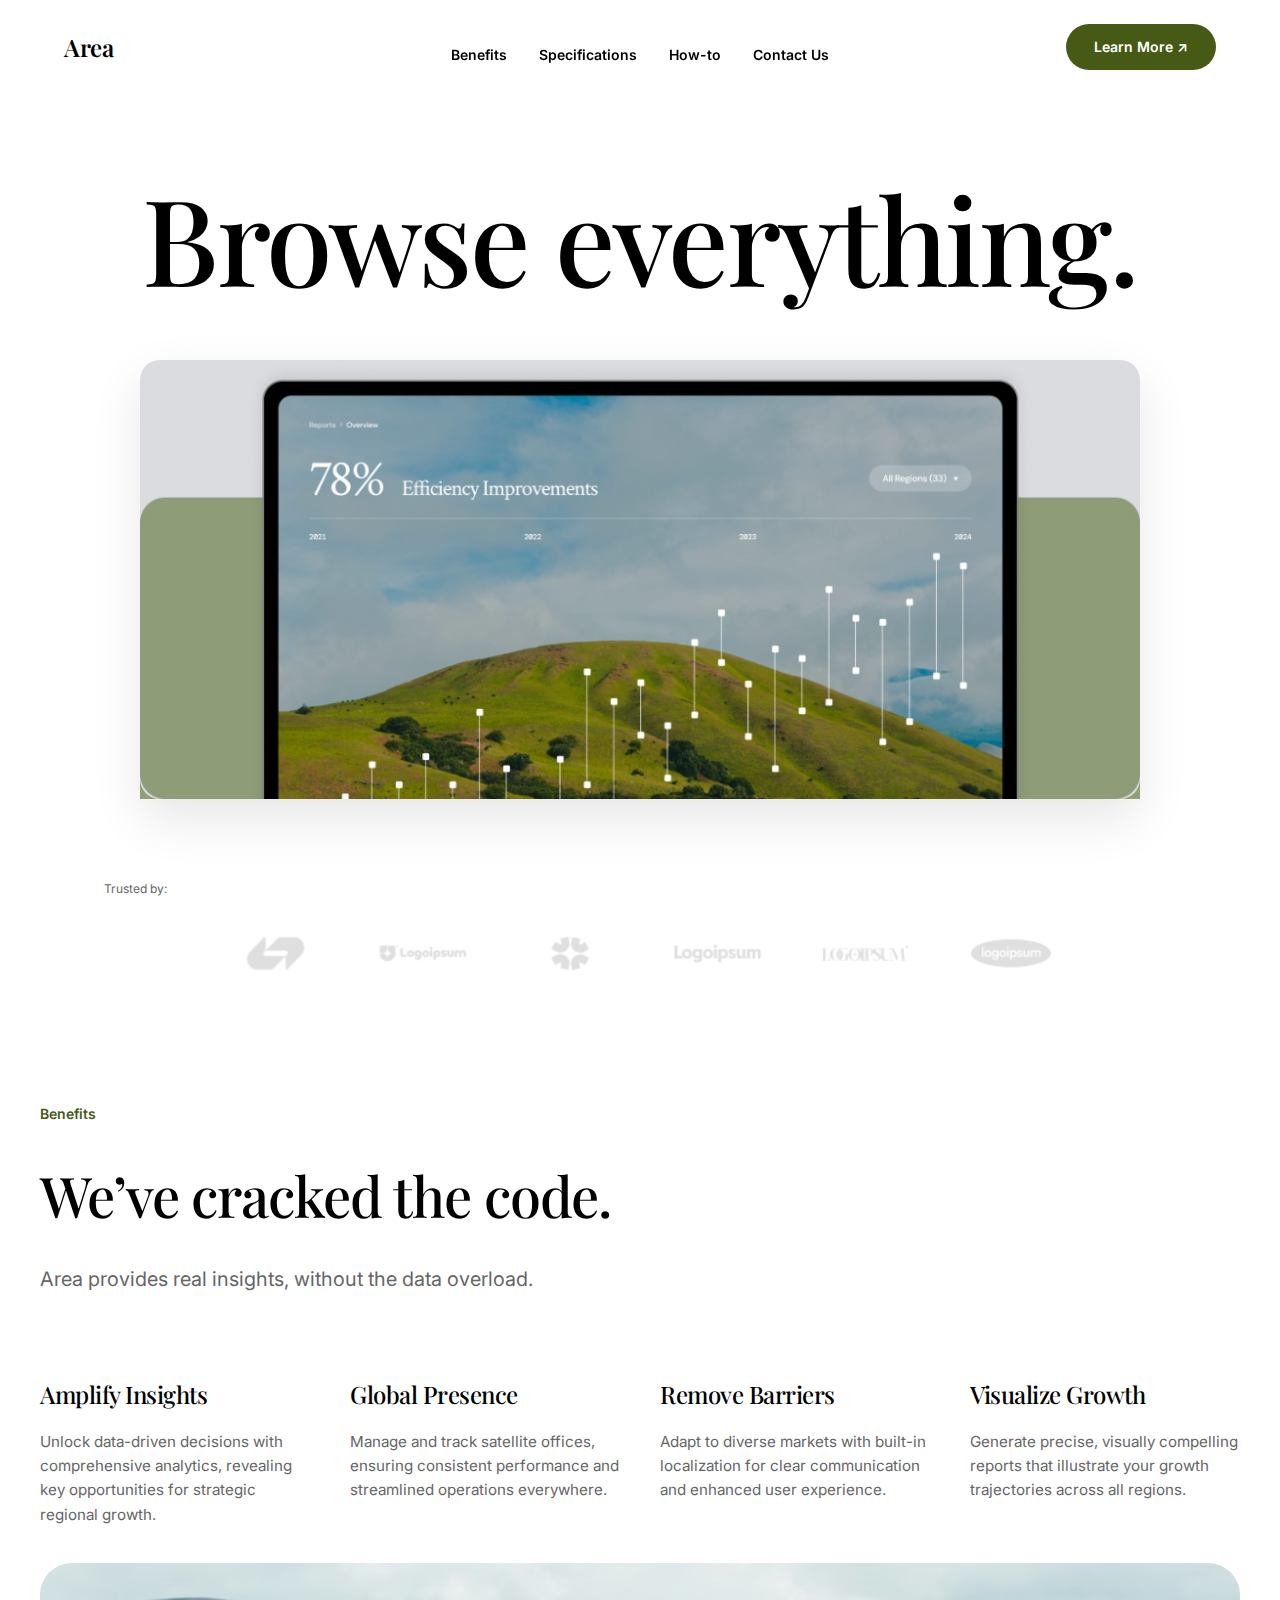
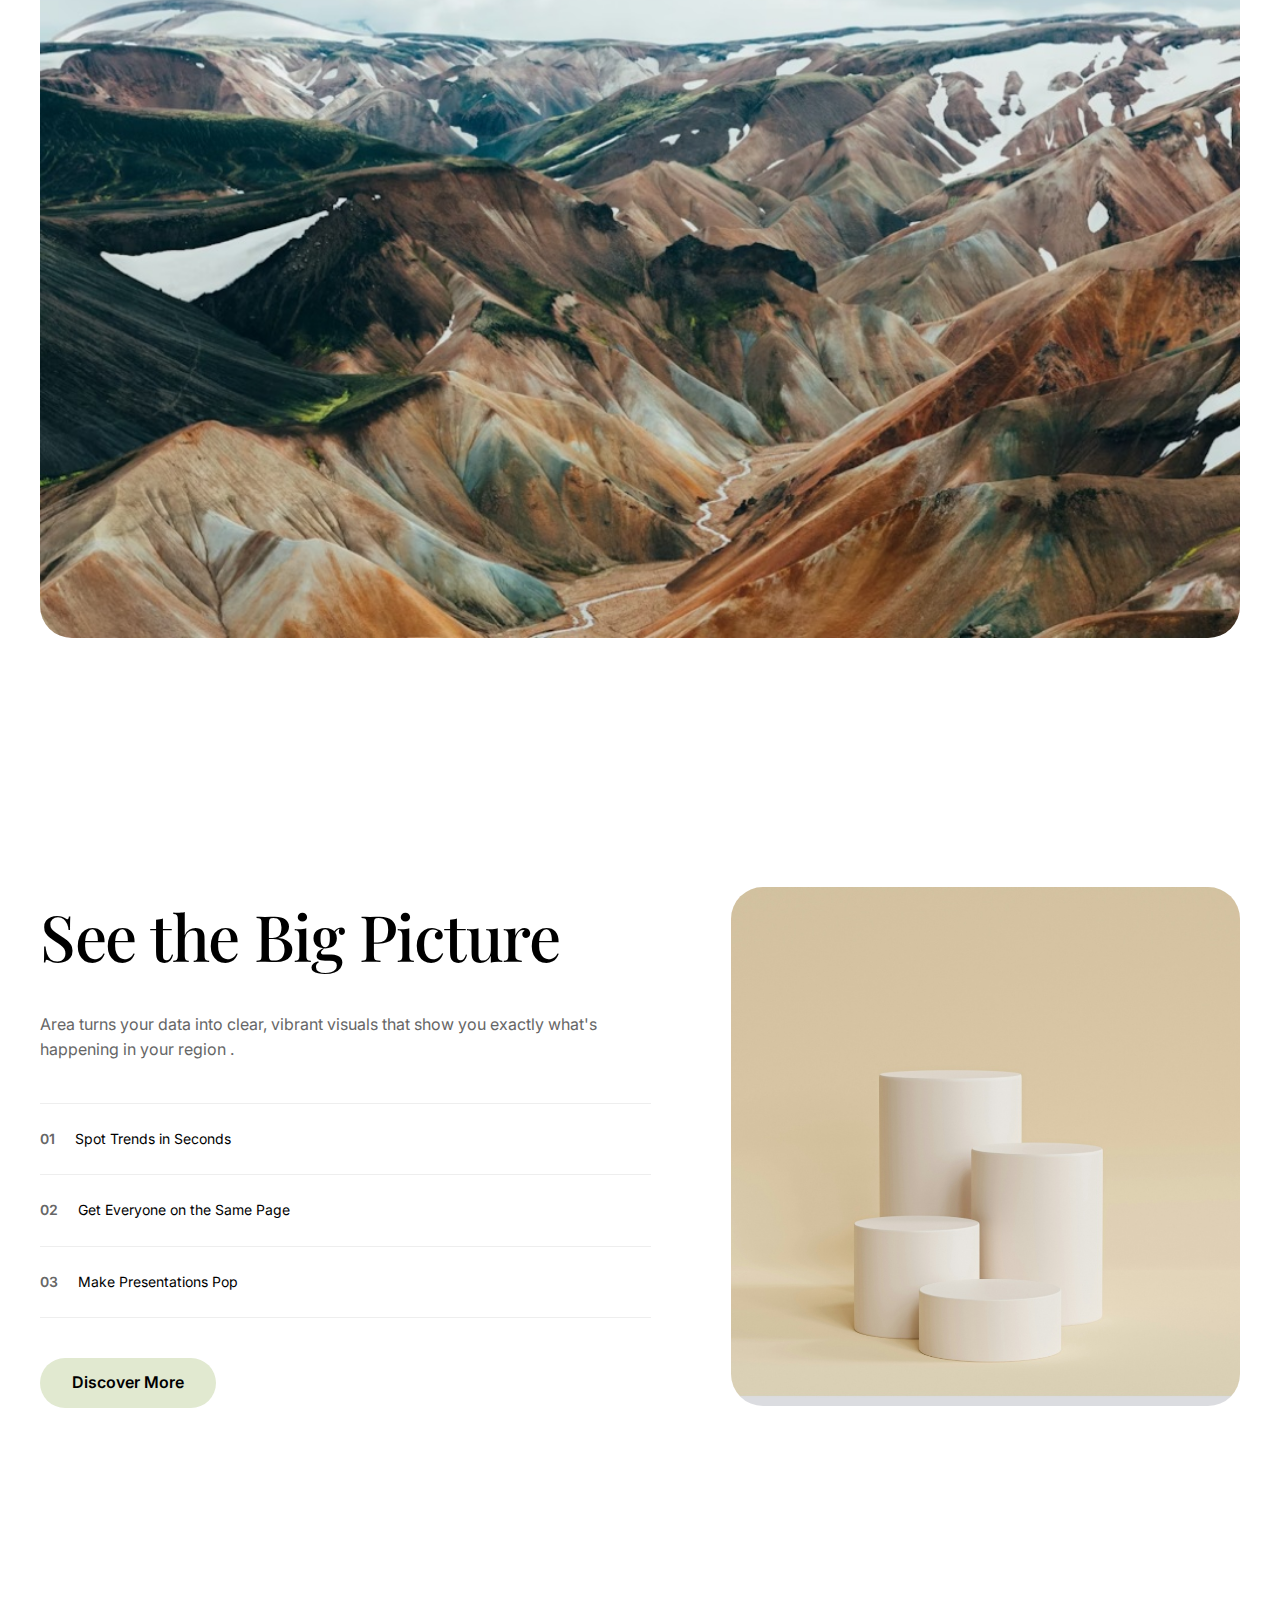
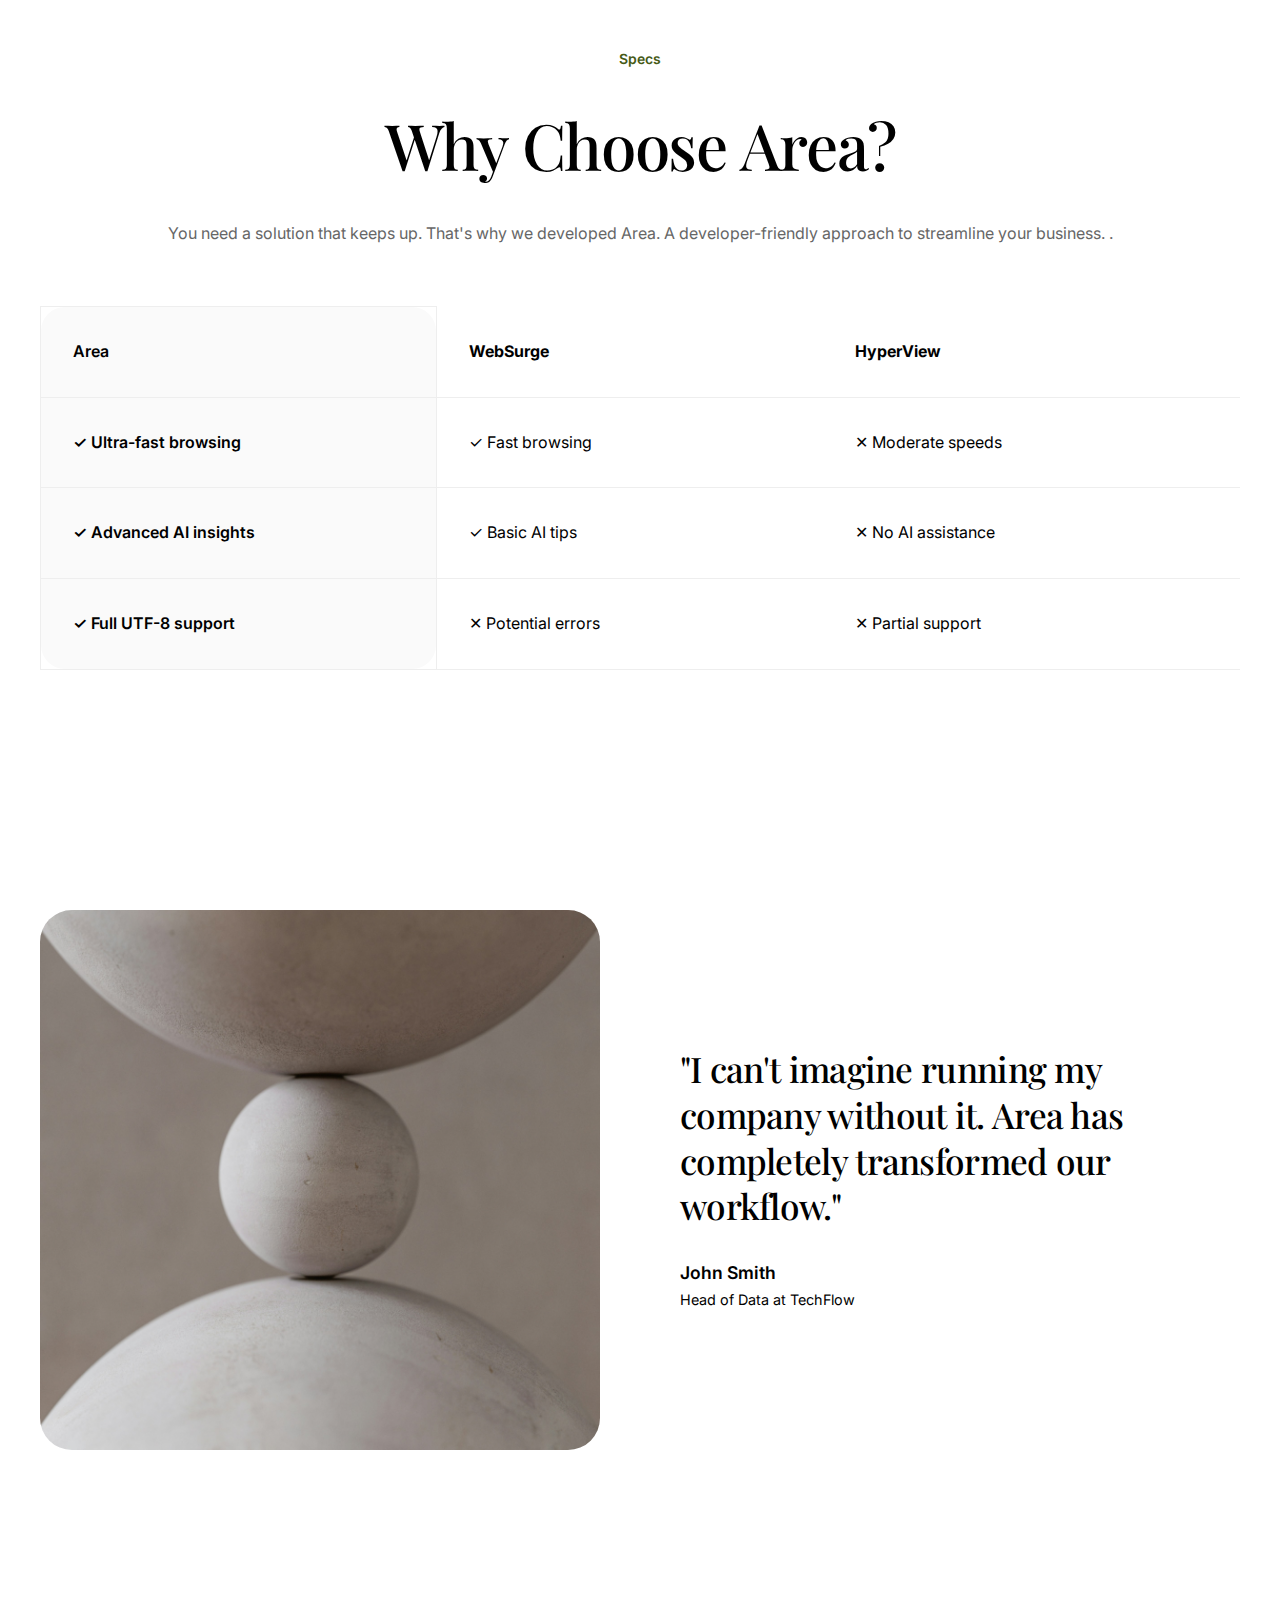
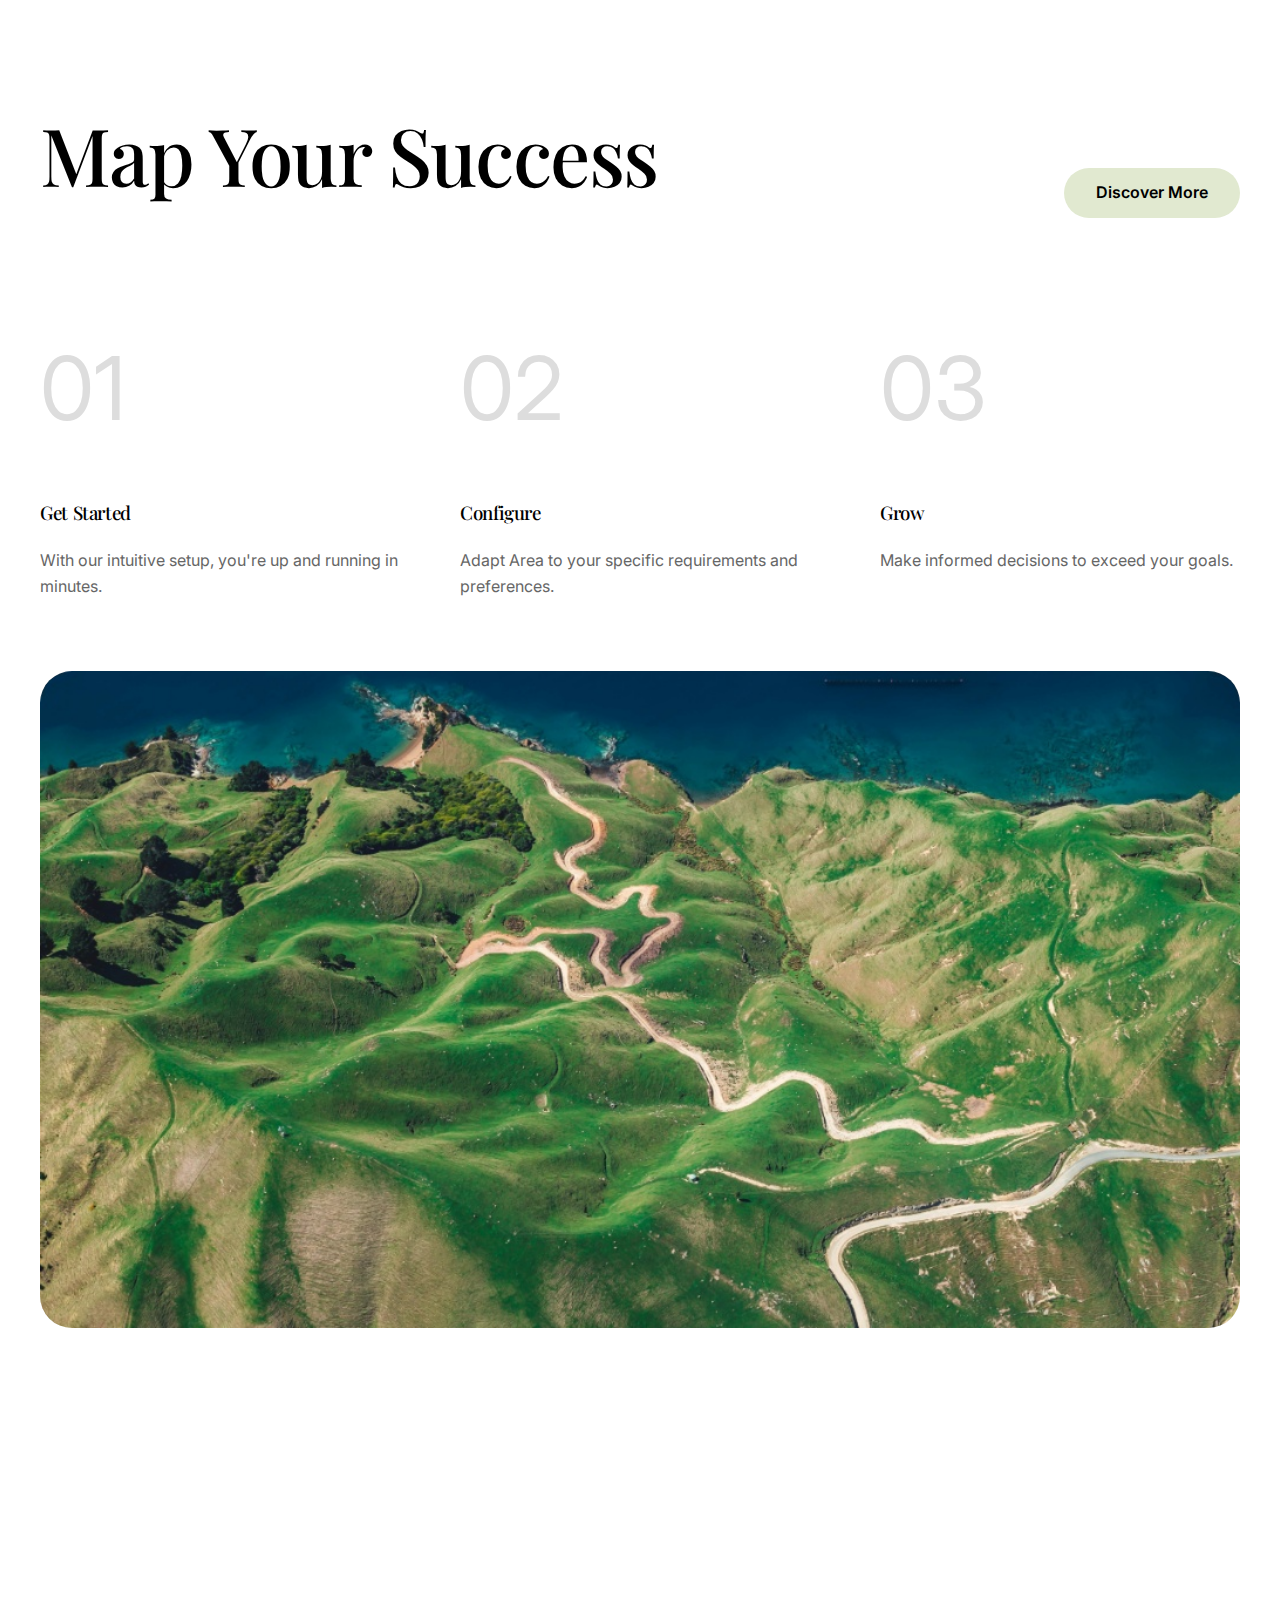
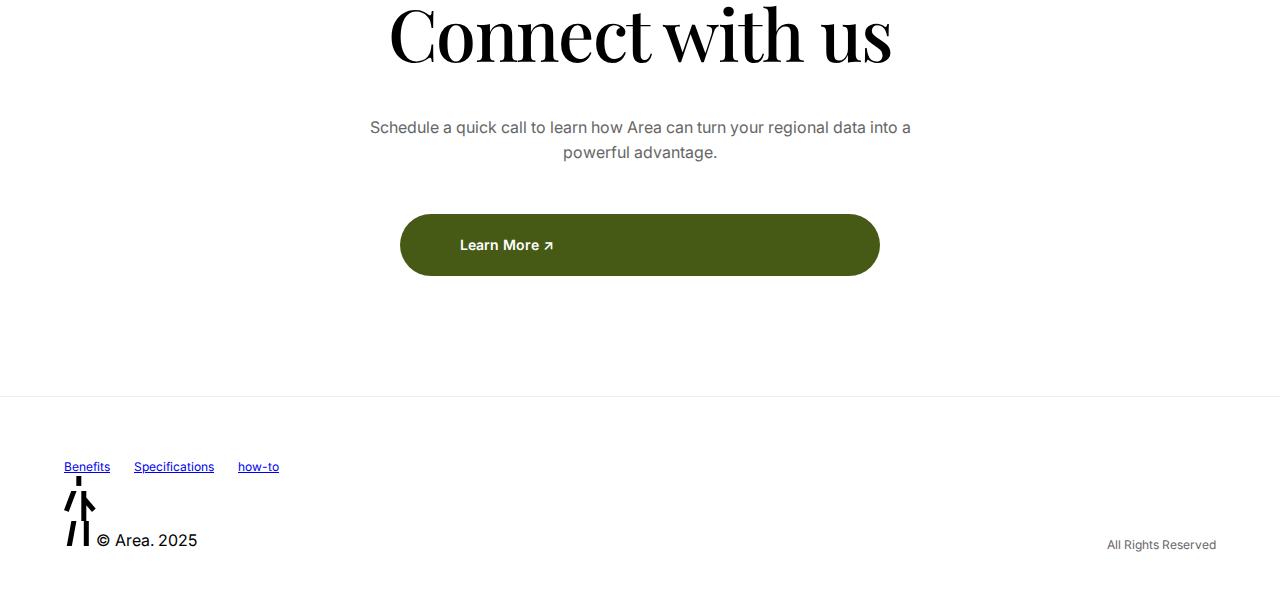
<file: Index.html>
<!DOCTYPE html>
<html lang="en">

<head>
    <meta charset="UTF-8">
    <meta name="viewport" content="width=device-width, initial-scale=1.0">
    <title>Area | Browse Everything</title>
    <link
        href="https://fonts.googleapis.com/css2?family=Inter:wght@400;500;600&family=Playfair+Display:wght@500&display=swap"
        rel="stylesheet">
      <link rel="stylesheet" href="./assets/css/style.css">
</head>

<body>

    <nav>
        <div class="logo serif" style="font-size: 24px; font-weight: 600;">Area</div>
        <div class="nav-links">
            <a href="#benefits">Benefits</a>
            <a href="#specs">Specifications</a>
            <a href="#how-to">How-to</a>
            <a href="#contact">Contact Us</a>
        </div>
        <a href="#" class="btn-pill">Learn More ↗</a>
    </nav>

    <header class="hero container">
        <h1>Browse everything.</h1>
        <div class="hero-image-wrap">
            <div class="shelf"></div>
            <img src="./assets/image/2.png" alt="Efficiency Dashboard">
        </div>
        </div>
        <div class="trusted">
            <p style="font-size: 12px; color: var(--text-secondary);">Trusted by:</p>
            <div class="trusted-logos">
                <img src="./assets/image/7.png" alt="Trusted by companies">
            </div>

        </div>
    </header>

    <section id="benefits" class="benefits section-padding container">
        <span class="label">Benefits</span>
        <h2>We’ve cracked the code.</h2>
        <p class="subtext">Area provides real insights, without the data overload.</p>
        <div class="grid-4">
            <div class="benefit-card">
                <h3>Amplify Insights</h3>
                <p>Unlock data-driven decisions with comprehensive analytics, revealing key opportunities for strategic
                    regional growth.</p>
            </div>
            <div class="benefit-card">
                <h3>Global Presence</h3>
                <p>Manage and track satellite offices, ensuring consistent performance and streamlined operations
                    everywhere.</p>
            </div>
            <div class="benefit-card">
                <h3>Remove Barriers</h3>
                <p>Adapt to diverse markets with built-in localization for clear communication and enhanced user
                    experience.</p>
            </div>
            <div class="benefit-card">
                <h3>Visualize Growth</h3>
                <p>Generate precise, visually compelling reports that illustrate your growth trajectories across all
                    regions.</p>
            </div>
        </div>
        <img src="./assets/image/4.png" class="bp-image" alt="." style="width:100%;margin-top: 3%; border-radius:32px;">

    </section>

    <section class="container section-padding">
        <div class="big-picture">
            <div>
                <h2 style="font-size: 4rem;">See the Big Picture</h2>
                <p style="color: var(--text-secondary); margin: 24px 0;">Area turns your data into clear, vibrant
                    visuals that show you exactly what's happening in your region .</p>
                <div class="bp-list">
                    <div class="bp-item"><span class="bp-num">01</span> Spot Trends in Seconds</div>
                    <div class="bp-item"><span class="bp-num">02</span> Get Everyone on the Same Page</div>
                    <div class="bp-item"><span class="bp-num">03</span> Make Presentations Pop</div>
                </div>
                <a href="#" class="btn-light" style="display: inline-block; margin-top: 40px;">Discover More</a>
            </div>
            <img src="./assets/image/5.png" class="bp-image" alt="Visuals">
        </div>
    </section>

    <section id="specs" class="section-padding container">
        <center>
            <span class="label">Specs</span>
            <h2 style="font-size: 4rem;">Why Choose Area?</h2>
            <p style="color: var(--text-secondary); margin: 24px 0;">You need a solution that keeps up. That's why we
                developed Area. A developer-friendly approach to
                streamline your business. .</p>

        </center>
        <table class="specs-table">
            <thead>
                <tr>
                    <th class="area-col area-top">Area</th>
                    <th>WebSurge</th>
                    <th>HyperView</th>
                </tr>
            </thead>
            <tbody>
                <tr>
                    <td class="area-col">✓ Ultra-fast browsing</td>
                    <td>✓ Fast browsing</td>
                    <td>✕ Moderate speeds</td>
                </tr>
                <tr>
                    <td class="area-col">✓ Advanced AI insights</td>
                    <td>✓ Basic AI tips</td>
                    <td>✕ No AI assistance</td>
                </tr>
                <tr>
                    <td class="area-col area-bottom">✓ Full UTF-8 support</td>
                    <td>✕ Potential errors</td>
                    <td>✕ Partial support</td>
                </tr>
            </tbody>
        </table>

    </section>
    <section class="section-padding container">
        <div class="testimonial-container">
            <img src="./assets/image/1.png" alt="John Smith">
            <div class="quote-box">
                <p class="serif quote-text">"I can't imagine running my company without it. Area has completely
                    transformed our workflow."</p>
                <span class="author-name">John Smith</span>
                <span class="author-title">Head of Data at TechFlow</span>
            </div>
        </div>
    </section>

    <section id="how-to" class="section-padding container">
        <div class="steps-header">
            <h2 style="font-size: 5rem;">Map Your Success</h2>
            <a href="#" class="btn-light">Discover More</a>
        </div>
        <div class="steps-grid">
            <div class="step">
                <span class="step-num">01</span>
                <h3 style="margin-bottom: 20px;">Get Started</h3>
                <p style="color: var(--text-secondary);">With our intuitive setup, you're up and running in minutes.</p>
            </div>
            <div class="step">
                <span class="step-num">02</span>
                <h3 style="margin-bottom: 20px;">Configure</h3>
                <p style="color: var(--text-secondary);">Adapt Area to your specific requirements and preferences.</p>
            </div>
            <div class="step">
                <span class="step-num">03</span>
                <h3 style="margin-bottom: 20px;">Grow</h3>
                <p style="color: var(--text-secondary);">Make informed decisions to exceed your goals.</p>
            </div>
        </div>
        <img src="./assets/image/3.png" alt="Map View" style="width:100%;margin-top: 6%; border-radius:32px;">
    </section>

    <section id="contact" class="section-padding container contact">
        <h2>Connect with us</h2>
        <p>Schedule a quick call to learn how Area can turn your regional data into a powerful advantage.</p>
        <a href="#" class="btn-pill" style="padding: 20px 60px; width: 40%;">Learn More ↗</a>
    </section>

    <footer>
        <div>
            <div class="footer-bottom">
                <a href="#benefits">Benefits</a>
                <a href="#specs">Specifications</a>
                <a href="#how-to">how-to</a>
            </div>
            <img src="./assets/image/6.png" alt="logo" style="width: 31.75px;height: 70px;"><span>© Area. 2025</span>
        </div>
        <div style="font-size: 12px; color: var(--text-secondary);">All Rights Reserved</div>
    </footer>

</body>


</html>
</file>
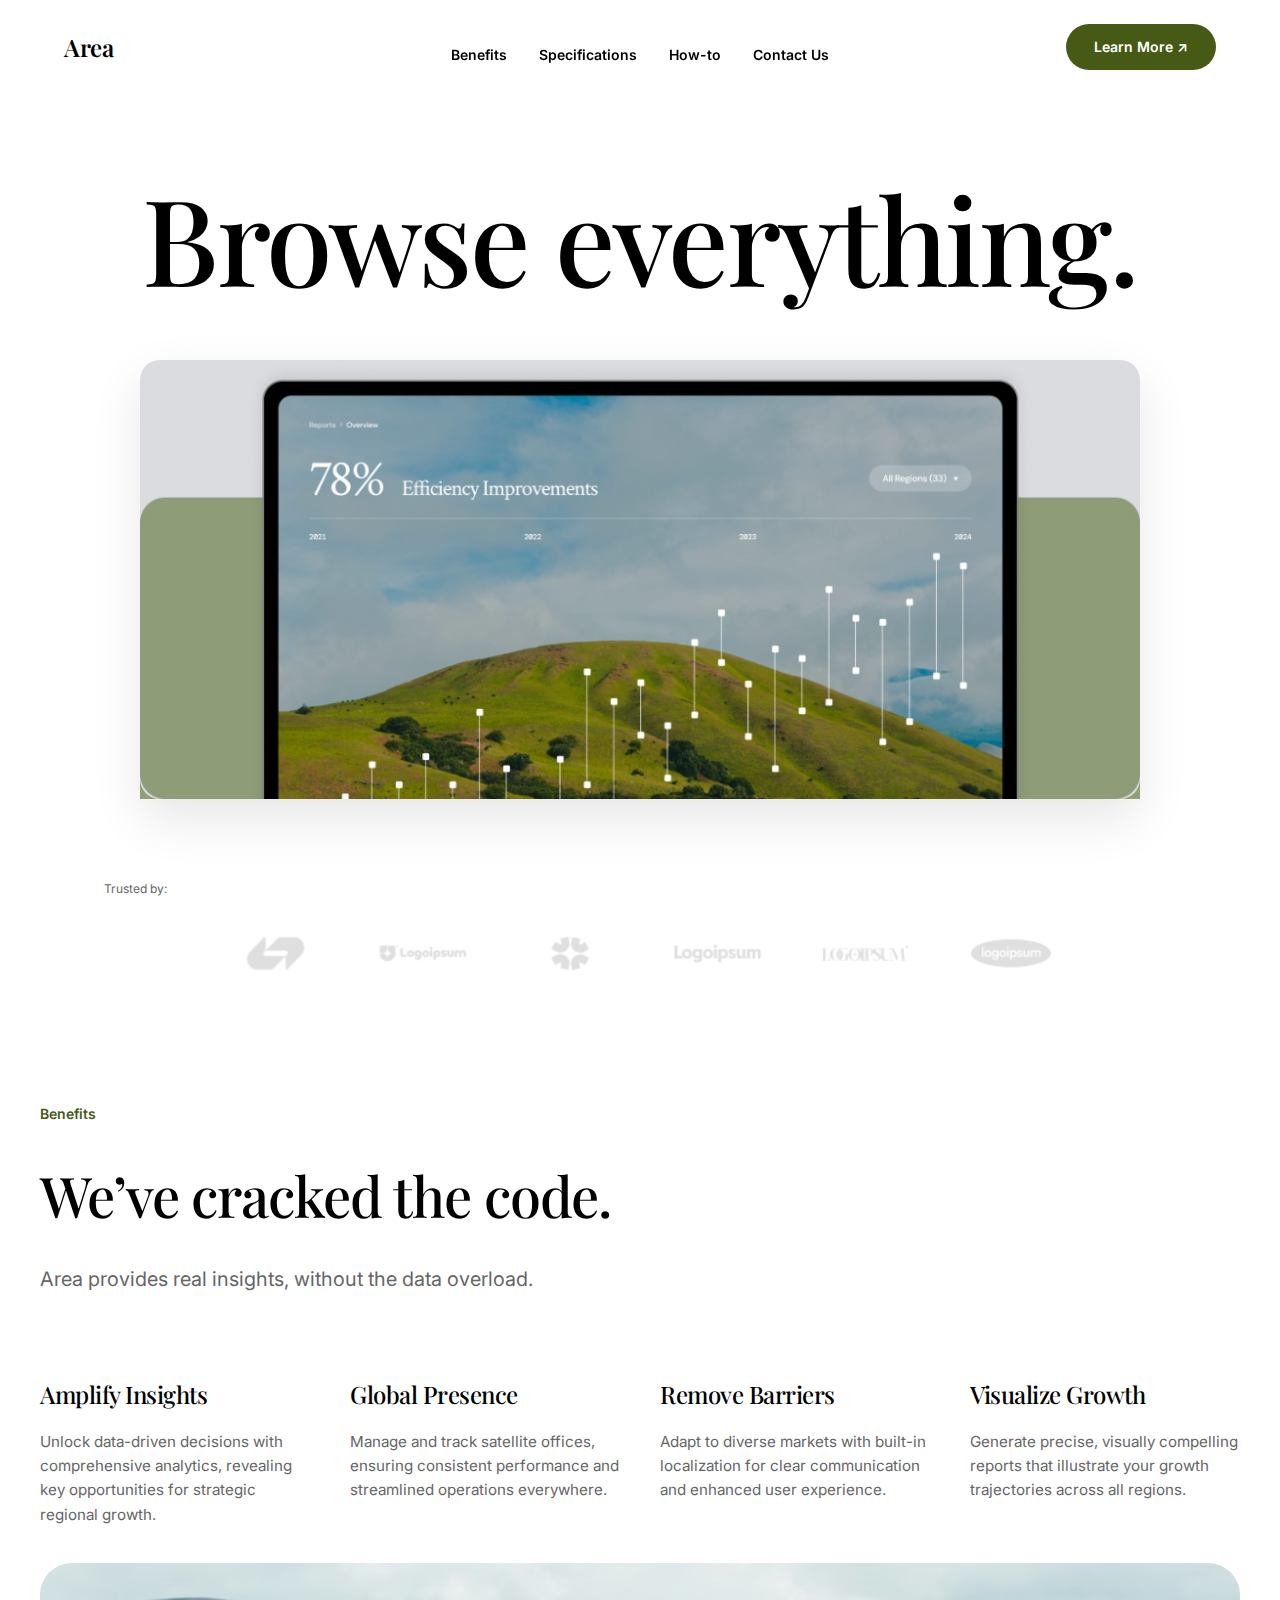
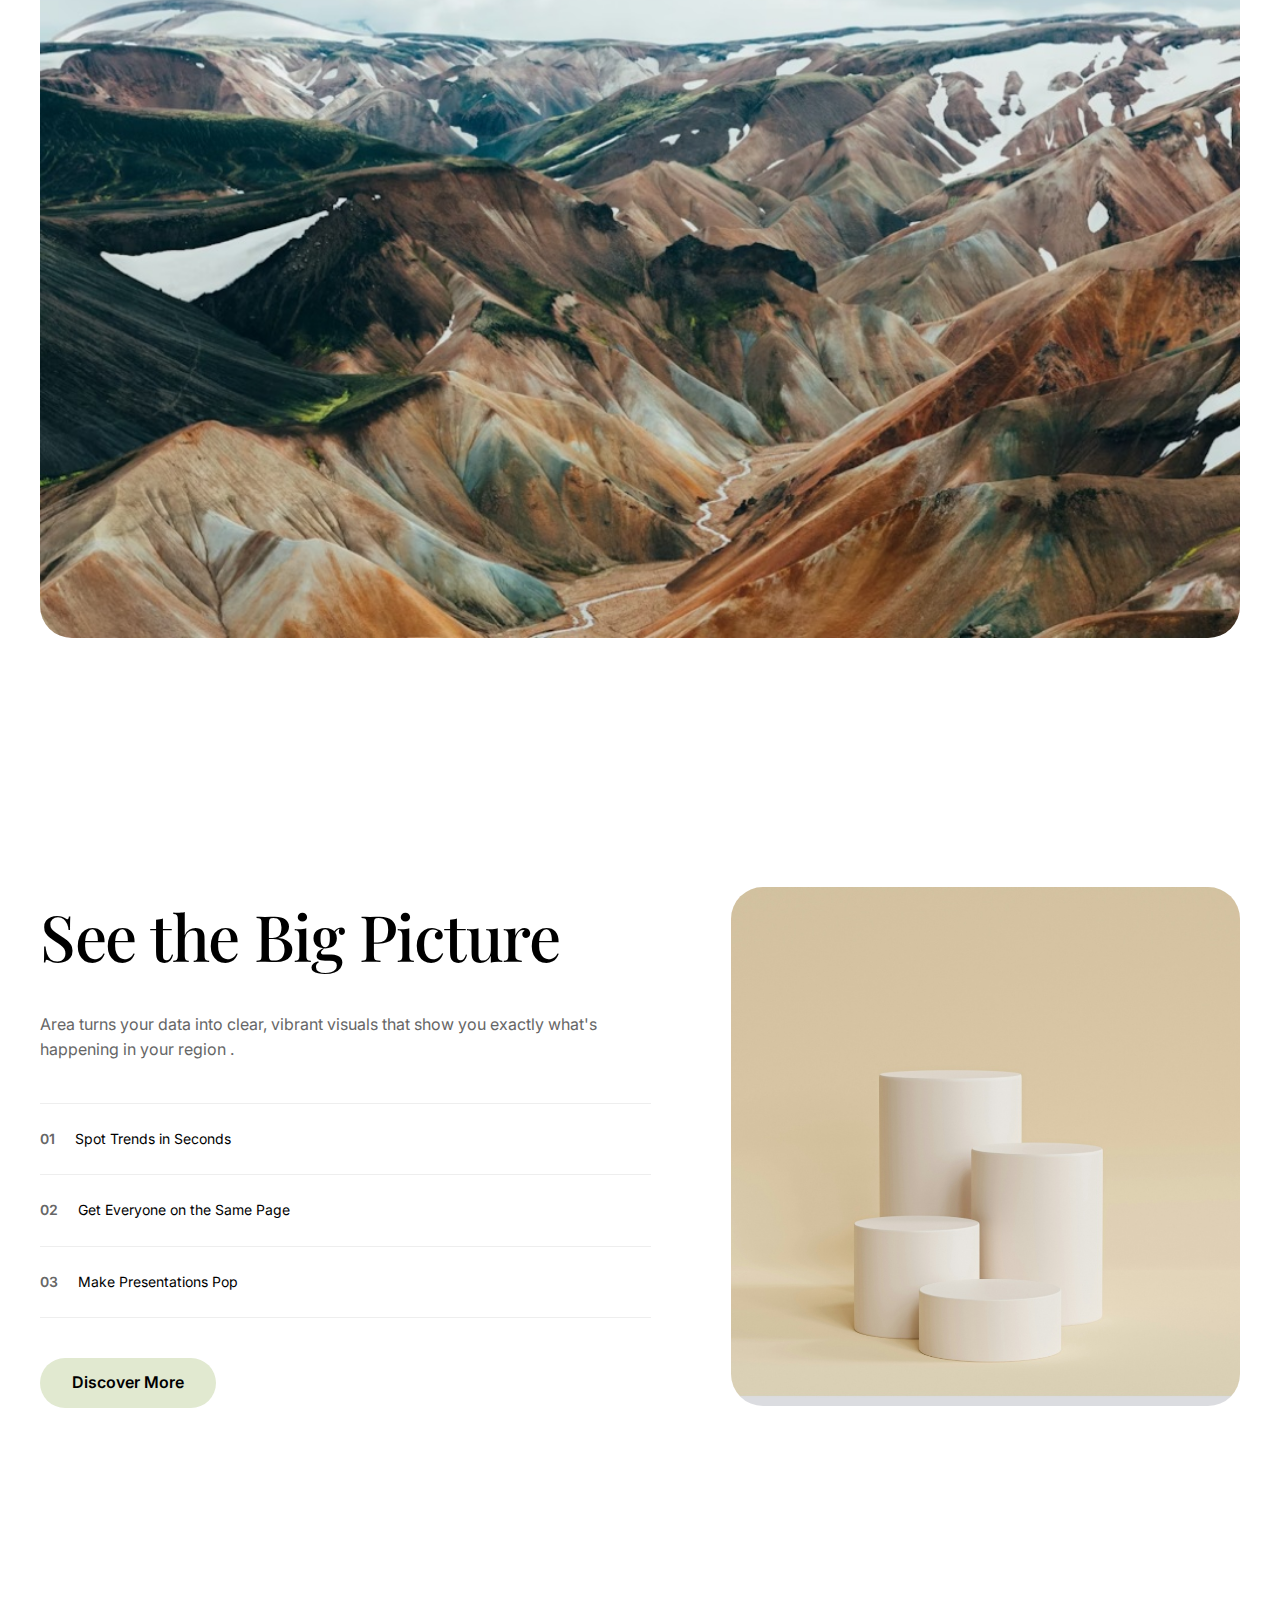
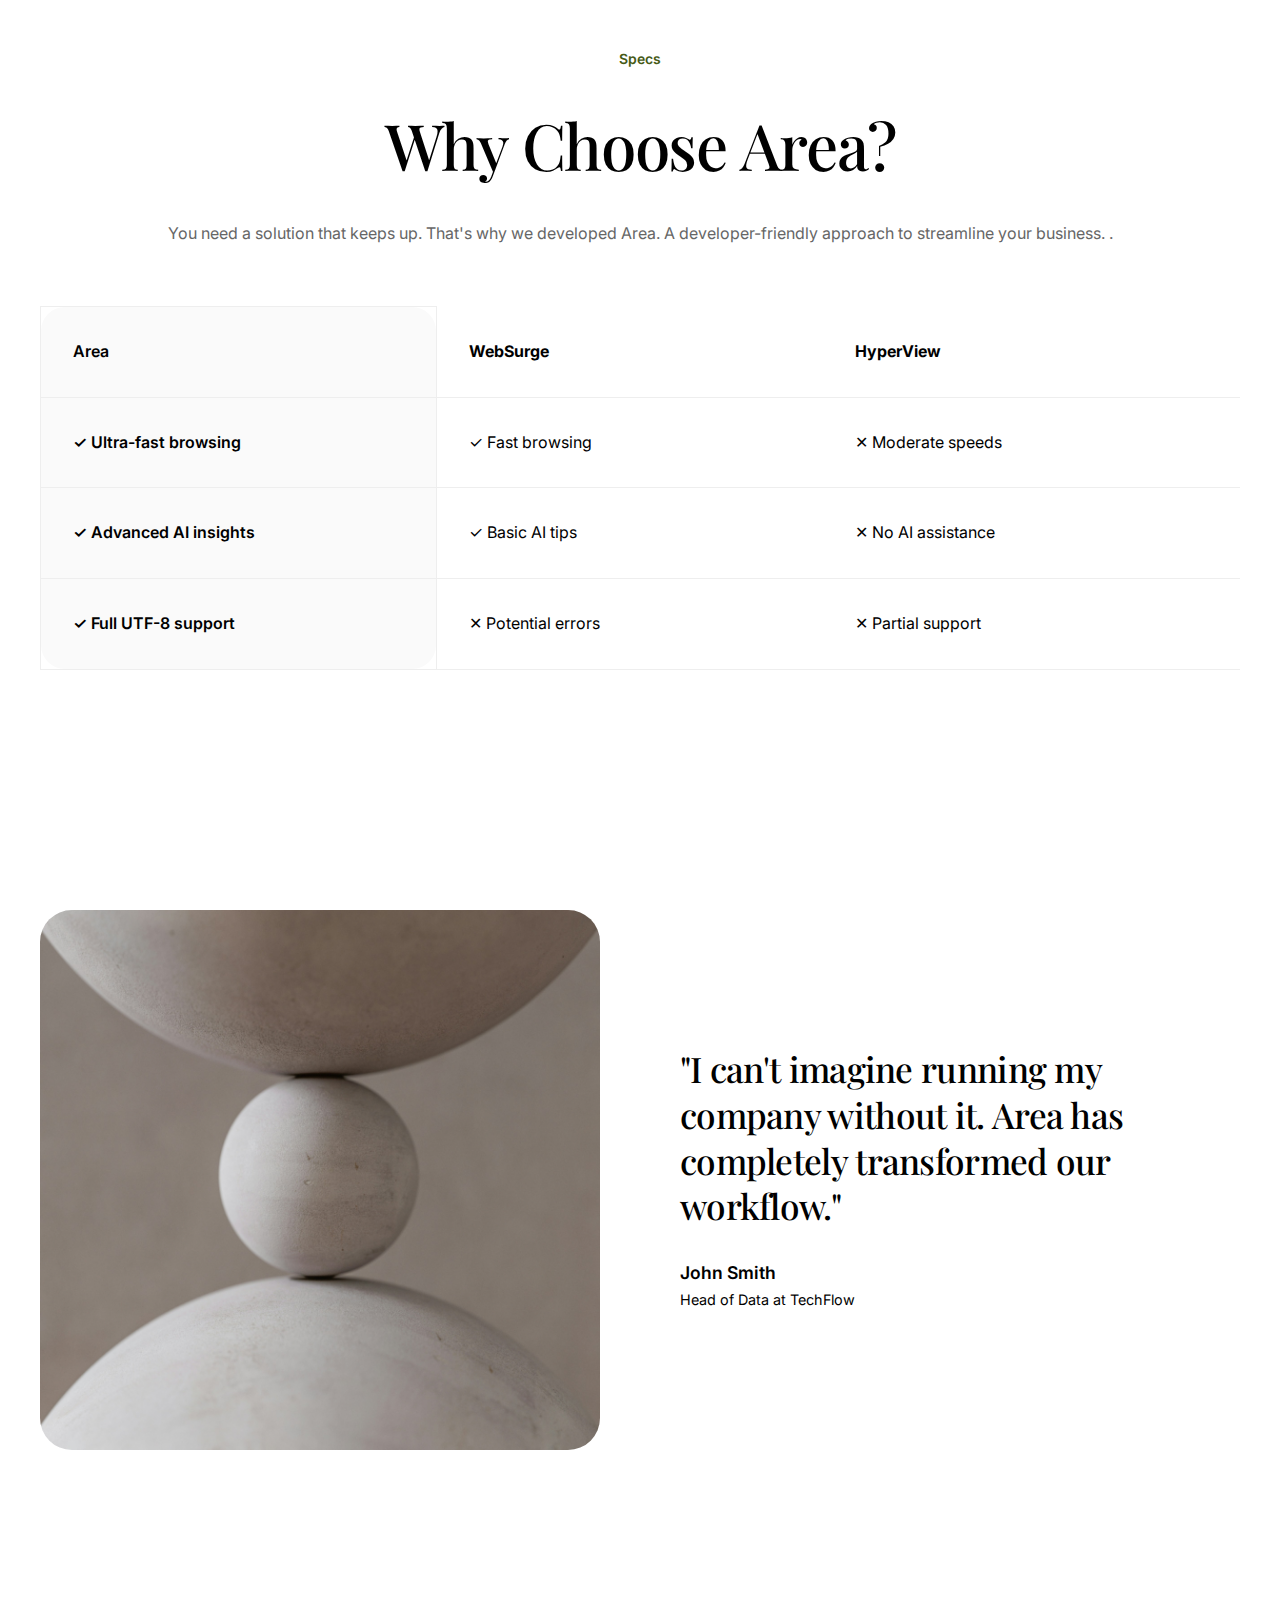
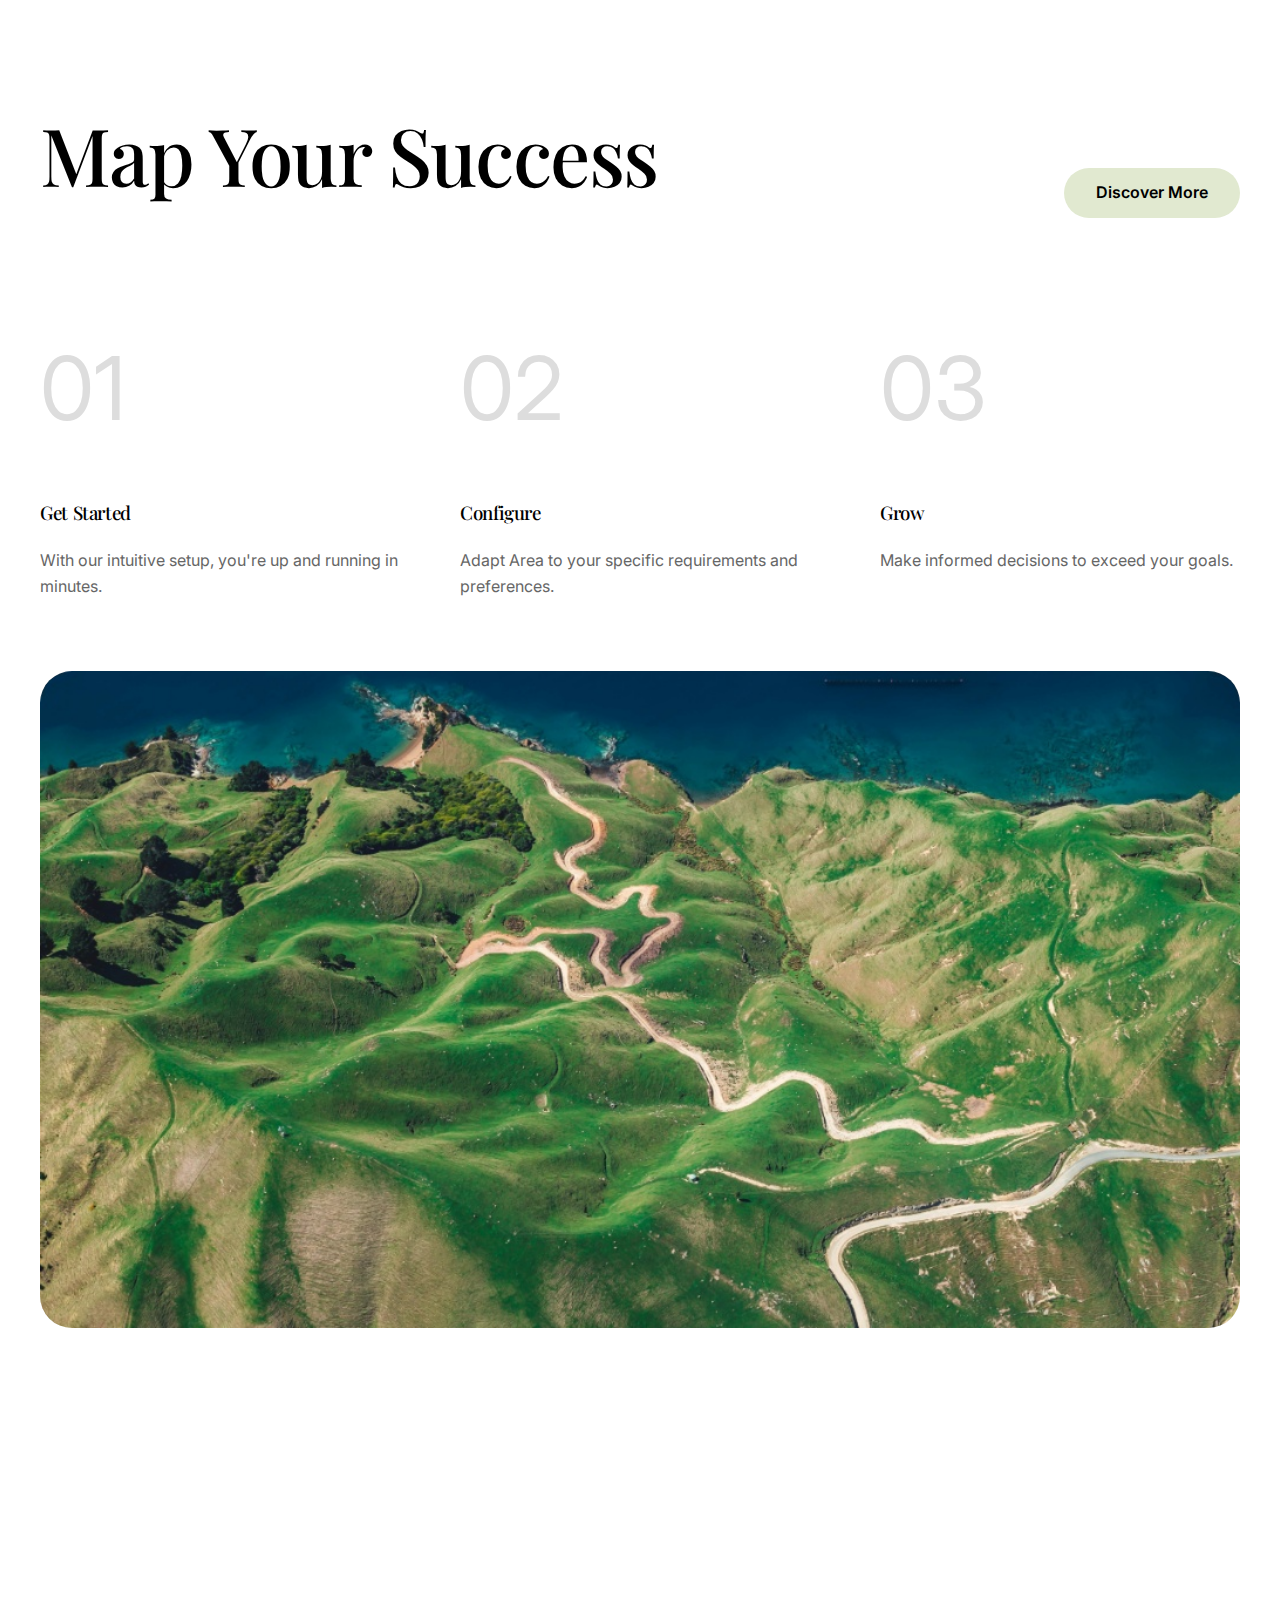
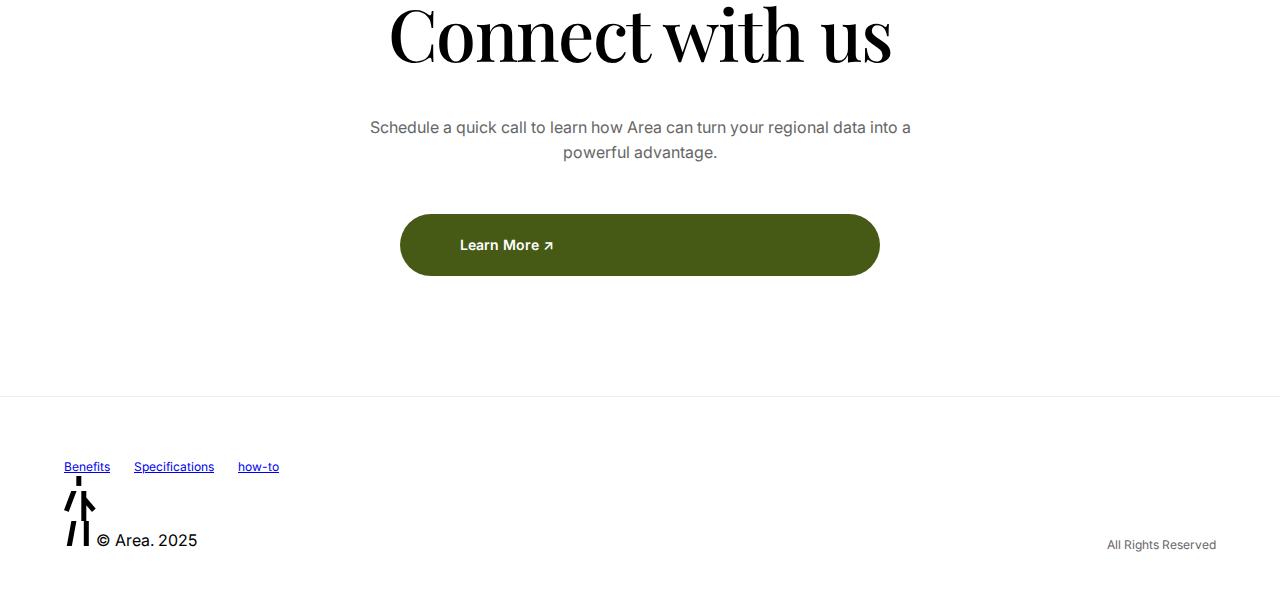
<file: Figma.html>
<!DOCTYPE html>
<html lang="en">

<head>
    <meta charset="UTF-8">
    <meta name="viewport" content="width=device-width, initial-scale=1.0">
    <title>Area | Browse Everything</title>
    <link
        href="https://fonts.googleapis.com/css2?family=Inter:wght@400;500;600&family=Playfair+Display:wght@500&display=swap"
        rel="stylesheet">
      <link rel="stylesheet" href="./assets/css/style.css">
</head>

<body>

    <nav>
        <div class="logo serif" style="font-size: 24px; font-weight: 600;">Area</div>
        <div class="nav-links">
            <a href="#benefits">Benefits</a>
            <a href="#specs">Specifications</a>
            <a href="#how-to">How-to</a>
            <a href="#contact">Contact Us</a>
        </div>
        <a href="#" class="btn-pill">Learn More ↗</a>
    </nav>

    <header class="hero container">
        <h1>Browse everything.</h1>
        <div class="hero-image-wrap">
            <div class="shelf"></div>
            <img src="./assets/image/2.png" alt="Efficiency Dashboard">
        </div>
        </div>
        <div class="trusted">
            <p style="font-size: 12px; color: var(--text-secondary);">Trusted by:</p>
            <div class="trusted-logos">
                <img src="./assets/image/7.png" alt="Trusted by companies">
            </div>

        </div>
    </header>

    <section id="benefits" class="benefits section-padding container">
        <span class="label">Benefits</span>
        <h2>We’ve cracked the code.</h2>
        <p class="subtext">Area provides real insights, without the data overload.</p>
        <div class="grid-4">
            <div class="benefit-card">
                <h3>Amplify Insights</h3>
                <p>Unlock data-driven decisions with comprehensive analytics, revealing key opportunities for strategic
                    regional growth.</p>
            </div>
            <div class="benefit-card">
                <h3>Global Presence</h3>
                <p>Manage and track satellite offices, ensuring consistent performance and streamlined operations
                    everywhere.</p>
            </div>
            <div class="benefit-card">
                <h3>Remove Barriers</h3>
                <p>Adapt to diverse markets with built-in localization for clear communication and enhanced user
                    experience.</p>
            </div>
            <div class="benefit-card">
                <h3>Visualize Growth</h3>
                <p>Generate precise, visually compelling reports that illustrate your growth trajectories across all
                    regions.</p>
            </div>
        </div>
        <img src="./assets/image/4.png" class="bp-image" alt="." style="width:100%;margin-top: 3%; border-radius:32px;">

    </section>

    <section class="container section-padding">
        <div class="big-picture">
            <div>
                <h2 style="font-size: 4rem;">See the Big Picture</h2>
                <p style="color: var(--text-secondary); margin: 24px 0;">Area turns your data into clear, vibrant
                    visuals that show you exactly what's happening in your region .</p>
                <div class="bp-list">
                    <div class="bp-item"><span class="bp-num">01</span> Spot Trends in Seconds</div>
                    <div class="bp-item"><span class="bp-num">02</span> Get Everyone on the Same Page</div>
                    <div class="bp-item"><span class="bp-num">03</span> Make Presentations Pop</div>
                </div>
                <a href="#" class="btn-light" style="display: inline-block; margin-top: 40px;">Discover More</a>
            </div>
            <img src="./assets/image/5.png" class="bp-image" alt="Visuals">
        </div>
    </section>

    <section id="specs" class="section-padding container">
        <center>
            <span class="label">Specs</span>
            <h2 style="font-size: 4rem;">Why Choose Area?</h2>
            <p style="color: var(--text-secondary); margin: 24px 0;">You need a solution that keeps up. That's why we
                developed Area. A developer-friendly approach to
                streamline your business. .</p>

        </center>
        <table class="specs-table">
            <thead>
                <tr>
                    <th class="area-col area-top">Area</th>
                    <th>WebSurge</th>
                    <th>HyperView</th>
                </tr>
            </thead>
            <tbody>
                <tr>
                    <td class="area-col">✓ Ultra-fast browsing</td>
                    <td>✓ Fast browsing</td>
                    <td>✕ Moderate speeds</td>
                </tr>
                <tr>
                    <td class="area-col">✓ Advanced AI insights</td>
                    <td>✓ Basic AI tips</td>
                    <td>✕ No AI assistance</td>
                </tr>
                <tr>
                    <td class="area-col area-bottom">✓ Full UTF-8 support</td>
                    <td>✕ Potential errors</td>
                    <td>✕ Partial support</td>
                </tr>
            </tbody>
        </table>

    </section>
    <section class="section-padding container">
        <div class="testimonial-container">
            <img src="./assets/image/1.png" alt="John Smith">
            <div class="quote-box">
                <p class="serif quote-text">"I can't imagine running my company without it. Area has completely
                    transformed our workflow."</p>
                <span class="author-name">John Smith</span>
                <span class="author-title">Head of Data at TechFlow</span>
            </div>
        </div>
    </section>

    <section id="how-to" class="section-padding container">
        <div class="steps-header">
            <h2 style="font-size: 5rem;">Map Your Success</h2>
            <a href="#" class="btn-light">Discover More</a>
        </div>
        <div class="steps-grid">
            <div class="step">
                <span class="step-num">01</span>
                <h3 style="margin-bottom: 20px;">Get Started</h3>
                <p style="color: var(--text-secondary);">With our intuitive setup, you're up and running in minutes.</p>
            </div>
            <div class="step">
                <span class="step-num">02</span>
                <h3 style="margin-bottom: 20px;">Configure</h3>
                <p style="color: var(--text-secondary);">Adapt Area to your specific requirements and preferences.</p>
            </div>
            <div class="step">
                <span class="step-num">03</span>
                <h3 style="margin-bottom: 20px;">Grow</h3>
                <p style="color: var(--text-secondary);">Make informed decisions to exceed your goals.</p>
            </div>
        </div>
        <img src="./assets/image/3.png" alt="Map View" style="width:100%;margin-top: 6%; border-radius:32px;">
    </section>

    <section id="contact" class="section-padding container contact">
        <h2>Connect with us</h2>
        <p>Schedule a quick call to learn how Area can turn your regional data into a powerful advantage.</p>
        <a href="#" class="btn-pill" style="padding: 20px 60px; width: 40%;">Learn More ↗</a>
    </section>

    <footer>
        <div>
            <div class="footer-bottom">
                <a href="#benefits">Benefits</a>
                <a href="#specs">Specifications</a>
                <a href="#how-to">how-to</a>
            </div>
            <img src="./assets/image/6.png" alt="logo" style="width: 31.75px;height: 70px;"><span>© Area. 2025</span>
        </div>
        <div style="font-size: 12px; color: var(--text-secondary);">All Rights Reserved</div>
    </footer>

</body>

</html>
</file>
<file: assets/css/style.css>
:root {
    --primary-olive: #465a16;
    /* Found in buttons: 1, 9 */
    --sage-accent: #98a77c;
    /* Shelf background: 1, 6621e7 */
    --light-lime: #e1e9d0;
    /* Secondary buttons: 3, 4, 7 */
    --text-main: #000000;
    --text-secondary: #666666;
    --border: #eeeeee;
}

* {
    margin: 0;
    padding: 0;
    box-sizing: border-box;
}

body {
    font-family: 'Inter', sans-serif;
    color: var(--text-main);
    line-height: 1.6;
    background: #fff;
}

h1,
h2,
h3,
.serif {
    font-family: 'Playfair Display', serif;
    font-weight: 500;
    letter-spacing: -0.02em;
}

.container {
    max-width: 1200px;
    margin: 0 auto;
    padding: 0 5%;
}

.section-padding {
    padding: 120px 0;
}

.label {
    color: var(--primary-olive);
    font-size: 14px;
    font-weight: 600;
    text-transform: capitalize;
    margin-bottom: 24px;
    display: block;
}

/* NAVIGATION */
nav {
    display: flex;
    justify-content: space-between;
    align-items: center;
    padding: 24px 5%;
    position: sticky;
    top: 0;
    background: rgba(255, 255, 255, 0.904);
    z-index: 1000;
}

.nav-links {
    display: flex;
    gap: 32px;
    position: absolute;
    left: 50%;
    transform: translateX(-50%);
}

.nav-links a {
    text-decoration: none;
    font-size: 14px;
    font-weight: 600;
    color: var(--text-main);
}

.btn-pill {
    background: var(--primary-olive);
    color: #fff;
    padding: 12px 28px;
    border-radius: 100px;
    font-size: 14px;
    font-weight: 600;
    text-decoration: none;
    display: inline-flex;
    align-items: center;
    gap: 8px;
}

/* HERO SECTION */
.hero {
    text-align: center;
    padding-top: 80px;
}

.hero h1 {
    font-size: clamp(3.5rem, 10vw, 7.5rem);
    line-height: 1.05;
    margin-bottom: 60px;
}

.hero-image-wrap {
    position: relative;
    max-width: 1000px;
    margin: 0 auto;
}

.shelf {
    background: var(--sage-accent);
    height: 45%;
    width: 100%;
    position: absolute;
    bottom: 0;
    border-radius: 40px 40px 0 0;
    z-index: -1;
}

.hero-image-wrap img {
    width: 100%;
    display: block;
    border-radius: 20px;
    box-shadow: 0 20px 50px rgba(0, 0, 0, 0.1);
}

.trusted {
    margin-top: 80px;
    text-align: left;
}

.trusted-logos {
    display: flex;
    justify-content: center;
    align-items: center;
    margin-top: 24px;
    opacity: 0.5;
    filter: grayscale(1);
}

/* Trusted logos image styling */
.trusted-logos img {
    width: 100%;
    max-width: 900px;
    height: auto;
    opacity: 0.6;
    filter: grayscale(1);
}

/* BENEFITS GRID */
.benefits h2 {
    font-size: 3.5rem;
    margin-bottom: 24px;
}

.benefits .subtext {
    color: var(--text-secondary);
    font-size: 1.25rem;
    margin-bottom: 80px;
}

.grid-4 {
    display: grid;
    grid-template-columns: repeat(auto-fit, minmax(240px, 1fr));
    gap: 40px;
}

.benefit-card img {
    width: 24px;
    margin-bottom: 20px;
}

.benefit-card h3 {
    font-size: 1.5rem;
    margin-bottom: 16px;
}

.benefit-card p {
    color: var(--text-secondary);
    font-size: 0.95rem;
}

/* BIG PICTURE */
.big-picture {
    display: grid;
    grid-template-columns: 1.2fr 1fr;
    gap: 80px;
    align-items: center;
}

.bp-list {
    margin-top: 40px;
    border-top: 1px solid var(--border);
}

.bp-item {
    padding: 24px 0;
    border-bottom: 1px solid var(--border);
    display: flex;
    gap: 20px;
    font-size: 14px;
}

.bp-num {
    font-weight: 600;
    color: var(--text-secondary);
}

.bp-image {
    width: 100%;
    border-radius: 32px;
}

/* SPECS TABLE */
.specs-table {
    width: 100%;
    border-collapse: collapse;
    margin-top: 60px;
}

.specs-table th,
.specs-table td {
    padding: 32px;
    border-bottom: 1px solid var(--border);
    text-align: left;
}

.area-col {
    width: 33%;
    background: #fafafa;
    border-left: 1px solid var(--border);
    border-right: 1px solid var(--border);
    font-weight: 600;
}

.area-top {
    border-radius: 24px 24px 0 0;
    border-top: 1px solid var(--border);
}

.area-bottom {
    border-radius: 0 0 24px 24px;
}

/* TESTIMONIAL SECTION */
.testimonial-container {
    display: grid;
    grid-template-columns: 1fr 1fr;
    gap: 80px;
    align-items: center;
}

.testimonial-container img {
    width: 100%;
    border-radius: 32px;
}

.quote-box {
    padding-right: 20px;
}

.quote-text {
    font-size: 2.2rem;
    line-height: 1.3;
    margin-bottom: 30px;
}

.author-name {
    font-weight: 600;
    font-size: 1.1rem;
    display: block;
}

.author-title {
    color: var(--text-grey);
    font-size: 0.9rem;
}

/* HOW-TO */
.steps-header {
    display: flex;
    justify-content: space-between;
    align-items: flex-end;
    margin-bottom: 100px;
}

.steps-grid {
    display: grid;
    grid-template-columns: repeat(3, 1fr);
    gap: 60px;
}

.step-num {
    font-size: 5.5rem;
    color: #ddd;
    margin-bottom: 40px;
    display: block;
    font-weight: 400;
}

.btn-light {
    background: var(--light-lime);
    color: var(--text-main);
    padding: 12px 32px;
    border-radius: 100px;
    font-weight: 600;
    text-decoration: none;
}

/* CONTACT & FOOTER */
.contact {
    text-align: center;
}

.contact h2 {
    font-size: 4.5rem;
    margin-bottom: 24px;
}

.contact p {
    color: var(--text-secondary);
    max-width: 600px;
    margin: 0 auto 48px;
}

footer {
    padding: 60px 5%;
    border-top: 1px solid var(--border);
    display: flex;
    justify-content: space-between;
    align-items: flex-end;
}

.footer-logo {
    font-size: 40px;
    margin-bottom: 20px;
    display: block;
}

.footer-bottom {
    color: var(--text-secondary);
    font-size: 12px;
    display: flex;
    gap: 24px;
}

@media (max-width: 768px) {

    .nav-links,
    .btn-pill {
        display: none;
    }

    .hero h1 {
        font-size: 3.5rem;
    }

    .big-picture,
    .steps-grid {
        grid-template-columns: 1fr;
    }

    /* ============================= */
    /* RESPONSIVE ENHANCEMENTS */
    /* ============================= */

    /* Tablets (<= 1024px) */
    @media (max-width: 1024px) {

        .hero h1 {
            font-size: clamp(3rem, 8vw, 5.5rem);
        }

        .big-picture {
            grid-template-columns: 1fr;
            gap: 60px;
        }

        .testimonial-container {
            grid-template-columns: 1fr;
            gap: 60px;
        }

        .steps-grid {
            grid-template-columns: 1fr;
            gap: 50px;
        }

        .steps-header {
            flex-direction: column;
            align-items: flex-start;
            gap: 30px;
        }

        .contact h2 {
            font-size: 3.5rem;
        }
    }

    /* Mobile (<= 768px) */
    @media (max-width: 768px) {

        nav {
            padding: 20px 5%;
        }

        .hero {
            padding-top: 40px;
        }

        .hero h1 {
            font-size: 3rem;
            margin-bottom: 40px;
        }

        .trusted {
            text-align: center;
        }

        .trusted-logos {
            flex-wrap: wrap;
            justify-content: center;
            gap: 20px;
        }

        .benefits h2 {
            font-size: 2.5rem;
        }

        .benefits .subtext {
            font-size: 1.1rem;
            margin-bottom: 50px;
        }

        .grid-4 {
            gap: 30px;
        }

        .quote-text {
            font-size: 1.8rem;
        }

        .step-num {
            font-size: 4rem;
            margin-bottom: 25px;
        }

        .steps-header h2 {
            font-size: 3.5rem;
        }

        .contact h2 {
            font-size: 3rem;
        }

        .contact a.btn-pill {
            width: 100%;
        }

        footer {
            flex-direction: column;
            gap: 30px;
            align-items: flex-start;
        }
    }

    /* Small Mobile (<= 480px) */
    @media (max-width: 480px) {

        .hero h1 {
            font-size: 2.5rem;
        }

        h2 {
            font-size: 2.2rem !important;
        }

        .label {
            font-size: 12px;
        }

        .quote-text {
            font-size: 1.5rem;
        }

        .contact h2 {
            font-size: 2.4rem;
        }

        .footer-bottom {
            flex-wrap: wrap;
            gap: 12px;
        }
    }

}

/* ============================= */
/* PARTIAL FIXED NAVIGATION */
/* ============================= */

nav {
    position: relative;
    /* allow inner fixed element */
}

/* Fixed center nav links */
.nav-links {
    position: fixed;
    top: 24px;
    left: 50%;
    transform: translateX(-50%);
    z-index: 1001;
    background: rgba(255, 255, 255, 0.95);
    padding: 20px 32px;
    border-radius: 100px;
}

/* Allow logo & button to scroll normally */
.logo,
.btn-pill {
    position: relative;
    z-index: 1;
}

/* Offset scrolling for fixed nav links */
section[id] {
    scroll-margin-top: 120px;
}
</file>
